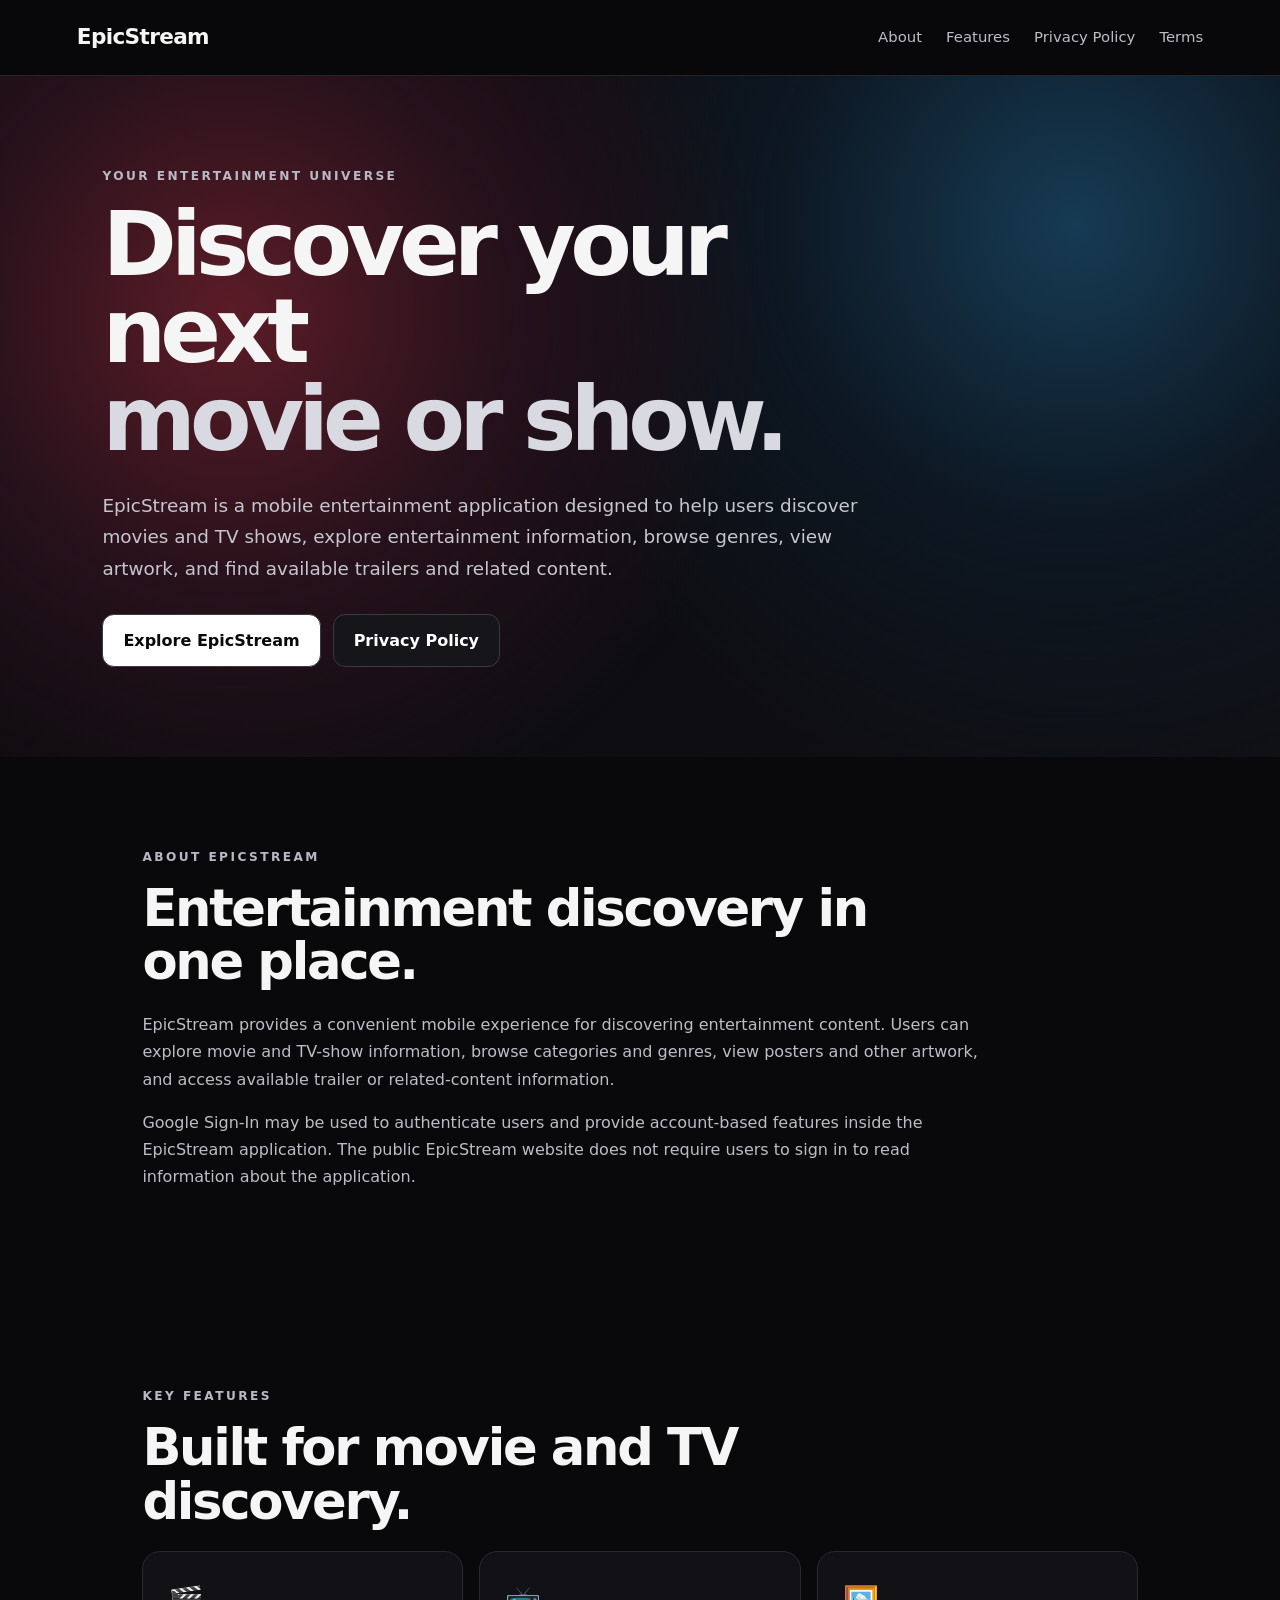
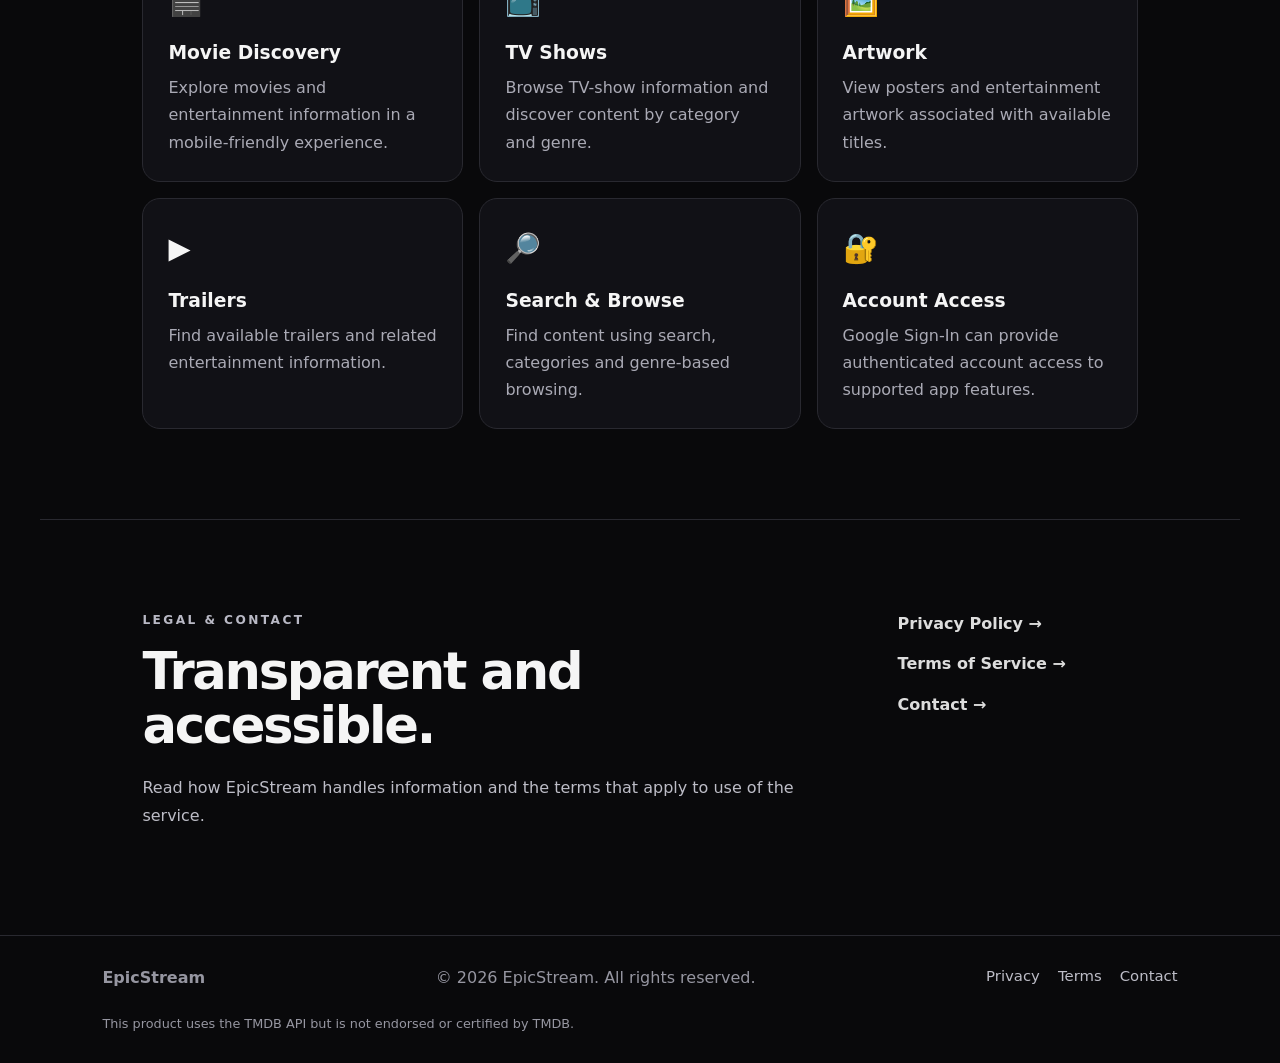
<file: index.html>
<!DOCTYPE html>
<html lang="en">
<head>
  <meta charset="UTF-8">
  <meta name="viewport" content="width=device-width, initial-scale=1.0">

  <meta
    name="description"
    content="EpicStream is a mobile entertainment application for discovering movies and TV shows, exploring entertainment information, and finding trailers and related content."
  >

  <meta name="theme-color" content="#09090b">

  <title>EpicStream — Your Entertainment Universe</title>

  <link rel="stylesheet" href="assets/style.css">
</head>

<body>

  <header class="nav">
    <a class="brand" href="./">EpicStream</a>

    <nav>
      <a href="#about">About</a>
      <a href="#features">Features</a>
      <a href="privacy-policy.html">Privacy Policy</a>
      <a href="terms-of-service.html">Terms</a>
    </nav>
  </header>


  <main>

    <!-- HERO SECTION -->
    <section class="hero">
      <div class="hero-content">

        <p class="eyebrow">YOUR ENTERTAINMENT UNIVERSE</p>

        <h1>
          Discover your next<br>
          <span>movie or show.</span>
        </h1>

        <p class="lead">
          EpicStream is a mobile entertainment application designed to help
          users discover movies and TV shows, explore entertainment information,
          browse genres, view artwork, and find available trailers and related content.
        </p>

        <div class="buttons">
          <a class="button primary" href="#about">
            Explore EpicStream
          </a>

          <a class="button secondary" href="privacy-policy.html">
            Privacy Policy
          </a>
        </div>

      </div>
    </section>


    <!-- ABOUT SECTION -->
    <section id="about" class="section">

      <div class="section-heading">
        <p class="eyebrow">ABOUT EPICSTREAM</p>
        <h2>Entertainment discovery in one place.</h2>
      </div>

      <p class="text">
        EpicStream provides a convenient mobile experience for discovering
        entertainment content. Users can explore movie and TV-show information,
        browse categories and genres, view posters and other artwork, and access
        available trailer or related-content information.
      </p>

      <p class="text">
        Google Sign-In may be used to authenticate users and provide account-based
        features inside the EpicStream application. The public EpicStream website
        does not require users to sign in to read information about the application.
      </p>

    </section>


    <!-- FEATURES SECTION -->
    <section id="features" class="section">

      <div class="section-heading">
        <p class="eyebrow">KEY FEATURES</p>
        <h2>Built for movie and TV discovery.</h2>
      </div>

      <div class="grid">

        <article class="card">
          <span>🎬</span>
          <h3>Movie Discovery</h3>
          <p>
            Explore movies and entertainment information in a mobile-friendly experience.
          </p>
        </article>

        <article class="card">
          <span>📺</span>
          <h3>TV Shows</h3>
          <p>
            Browse TV-show information and discover content by category and genre.
          </p>
        </article>

        <article class="card">
          <span>🖼️</span>
          <h3>Artwork</h3>
          <p>
            View posters and entertainment artwork associated with available titles.
          </p>
        </article>

        <article class="card">
          <span>▶️</span>
          <h3>Trailers</h3>
          <p>
            Find available trailers and related entertainment information.
          </p>
        </article>

        <article class="card">
          <span>🔎</span>
          <h3>Search &amp; Browse</h3>
          <p>
            Find content using search, categories and genre-based browsing.
          </p>
        </article>

        <article class="card">
          <span>🔐</span>
          <h3>Account Access</h3>
          <p>
            Google Sign-In can provide authenticated account access to supported app features.
          </p>
        </article>

      </div>

    </section>


    <!-- LEGAL & CONTACT SECTION -->
    <section class="section legal-summary">

      <div>

        <p class="eyebrow">LEGAL &amp; CONTACT</p>

        <h2>Transparent and accessible.</h2>

        <p class="text">
          Read how EpicStream handles information and the terms that apply to use
          of the service.
        </p>

      </div>

      <div class="legal-links">

        <a href="privacy-policy.html">
          Privacy Policy →
        </a>

        <a href="terms-of-service.html">
          Terms of Service →
        </a>

        <a href="contact.html">
          Contact →
        </a>

      </div>

    </section>

  </main>


  <!-- FOOTER -->
  <footer>

    <div class="footer-inner">

      <strong>EpicStream</strong>

      <span>
        © 2026 EpicStream. All rights reserved.
      </span>

      <div>

        <a href="privacy-policy.html">
          Privacy
        </a>

        <a href="terms-of-service.html">
          Terms
        </a>

        <a href="contact.html">
          Contact
        </a>

      </div>

    </div>

    <p class="tmdb-note">
      This product uses the TMDB API but is not endorsed or certified by TMDB.
    </p>

  </footer>

</body>
</html>
</file>
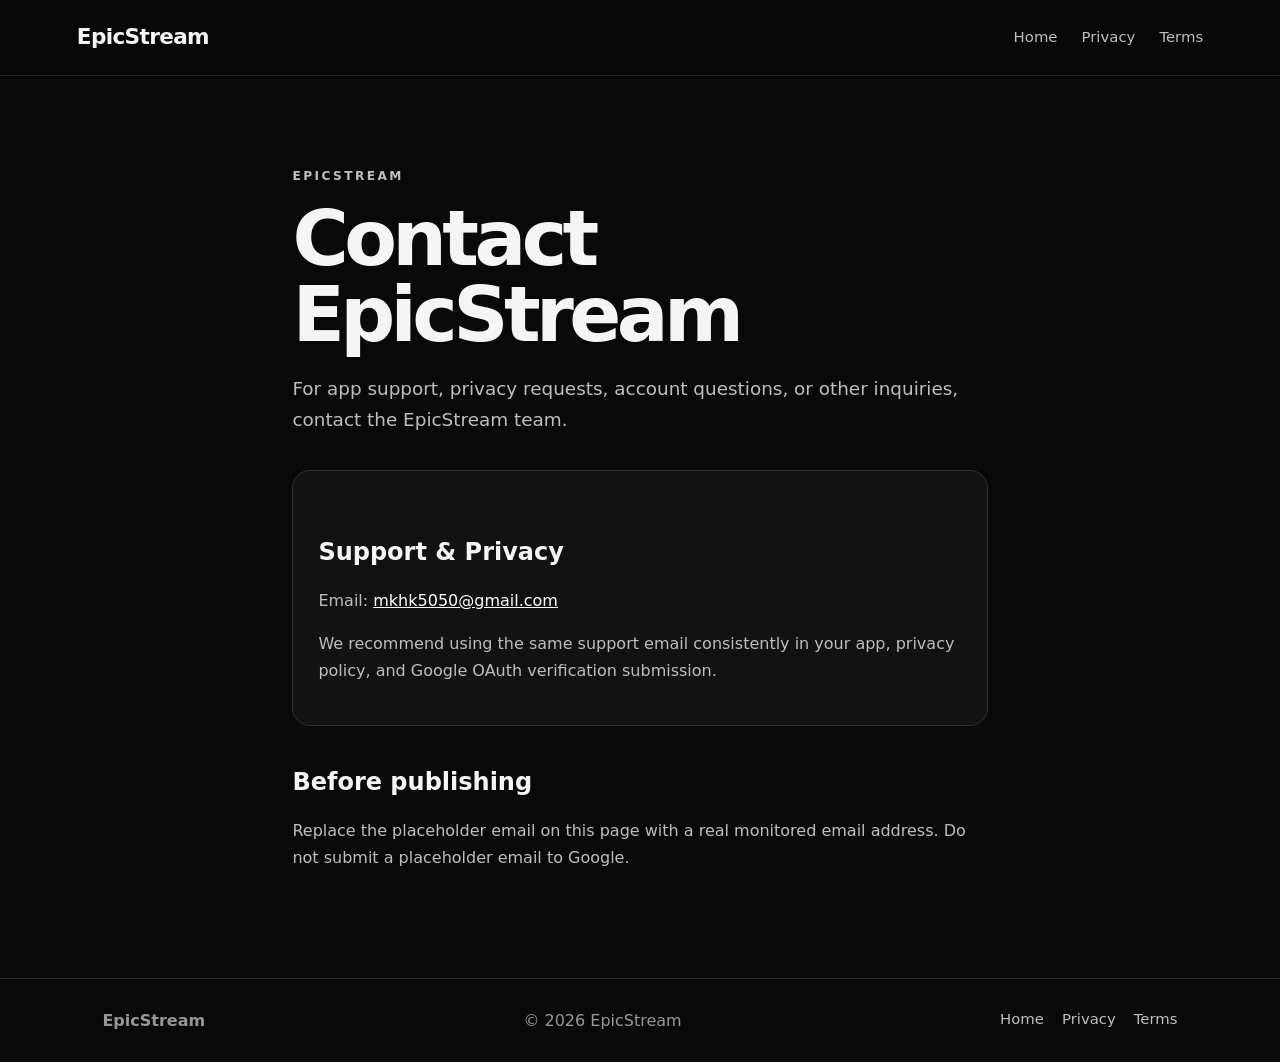
<file: contact.html>
<!DOCTYPE html>
<html lang="en">
<head>
  <meta charset="UTF-8">
  <meta name="viewport" content="width=device-width, initial-scale=1.0">
  <meta name="description" content="Contact EpicStream">
  <title>Contact — EpicStream</title>
  <link rel="stylesheet" href="assets/style.css">
</head>
<body>
<header class="nav"><a class="brand" href="./">EpicStream</a><nav><a href="./">Home</a><a href="privacy-policy.html">Privacy</a><a href="terms-of-service.html">Terms</a></nav></header>
<main class="legal-page">
  <p class="eyebrow">EPICSTREAM</p>
  <h1>Contact EpicStream</h1>
  <p class="lead">For app support, privacy requests, account questions, or other inquiries, contact the EpicStream team.</p>

  <div class="contact-box">
    <h2>Support & Privacy</h2>
    <!-- IMPORTANT: Replace the email below with your real support/privacy email. -->
    <p>Email: <a href="mailto:YOUR_REAL_SUPPORT_EMAIL@example.com">mkhk5050@gmail.com</a></p>
    <p>We recommend using the same support email consistently in your app, privacy policy, and Google OAuth verification submission.</p>
  </div>

  <h2>Before publishing</h2>
  <p>Replace the placeholder email on this page with a real monitored email address. Do not submit a placeholder email to Google.</p>
</main>
<footer><div class="footer-inner"><strong>EpicStream</strong><span>© 2026 EpicStream</span><div><a href="./">Home</a><a href="privacy-policy.html">Privacy</a><a href="terms-of-service.html">Terms</a></div></div></footer>
</body>
</html>
</file>
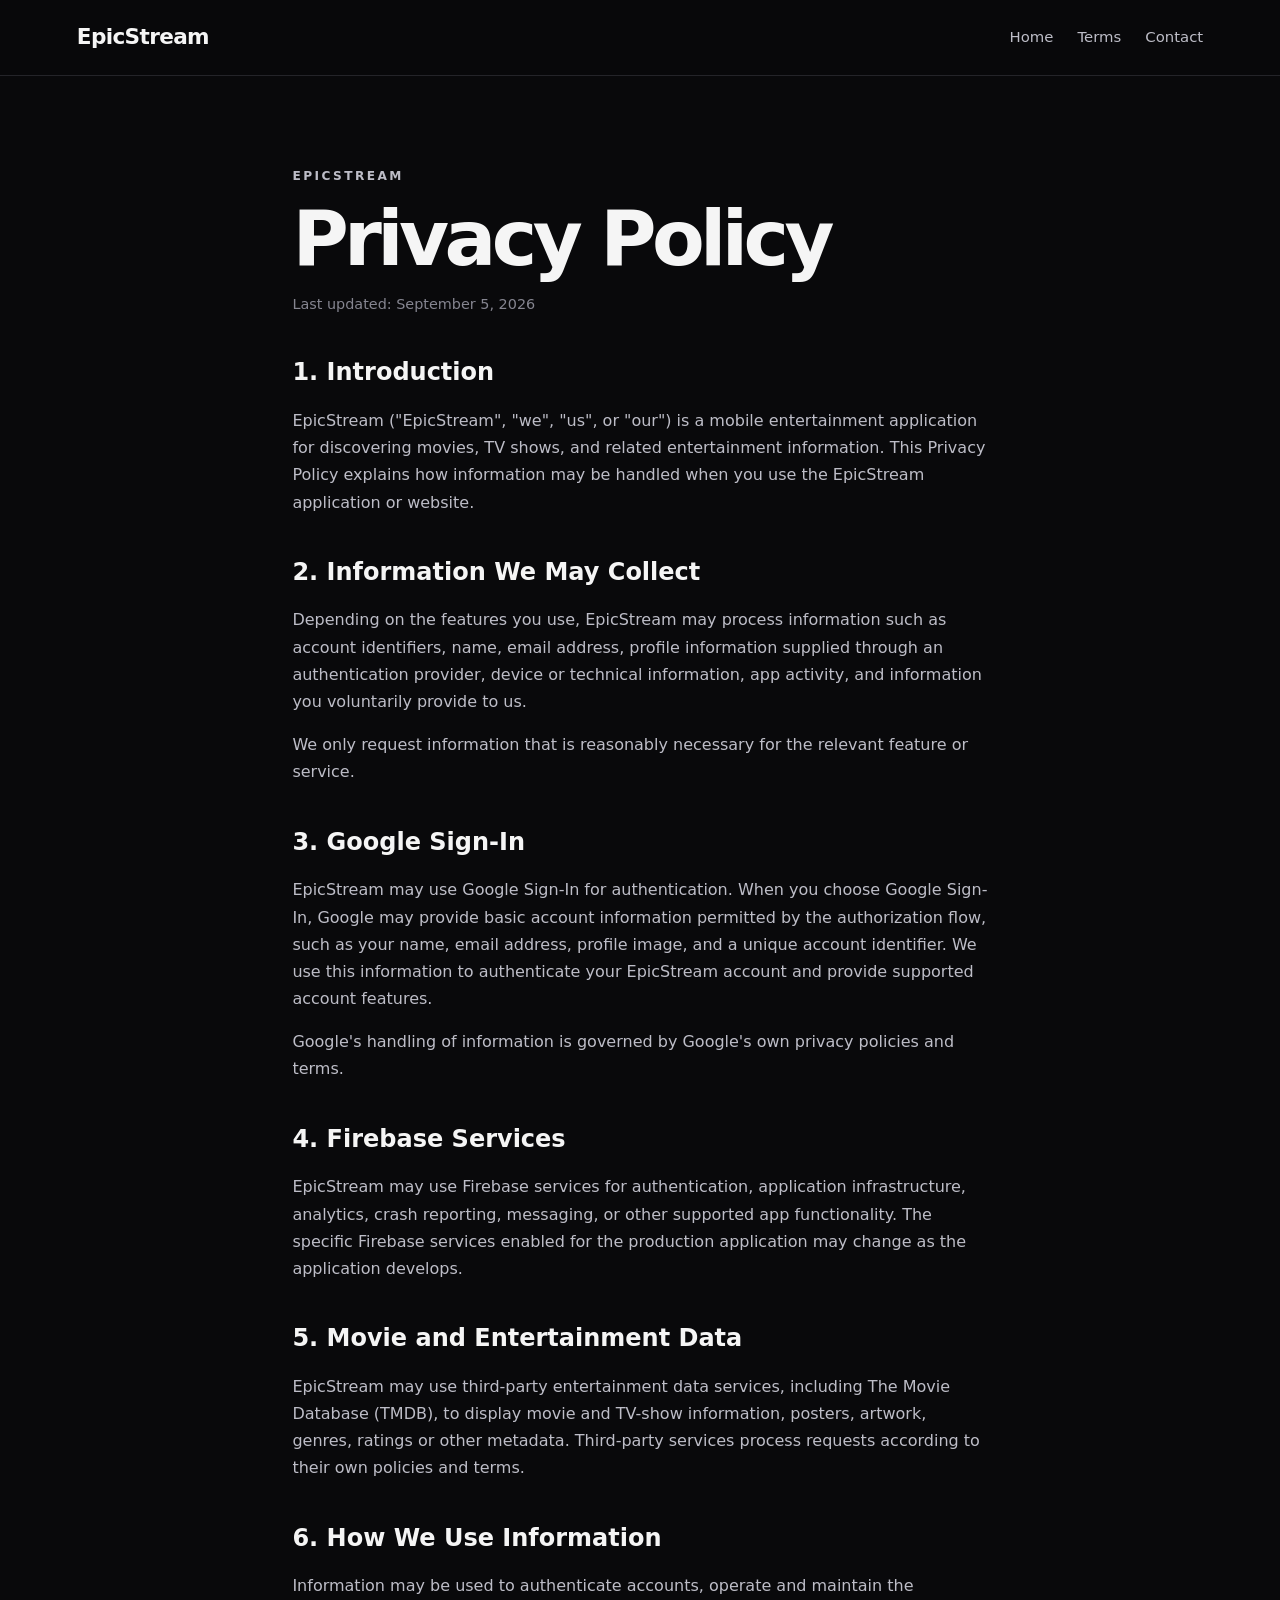
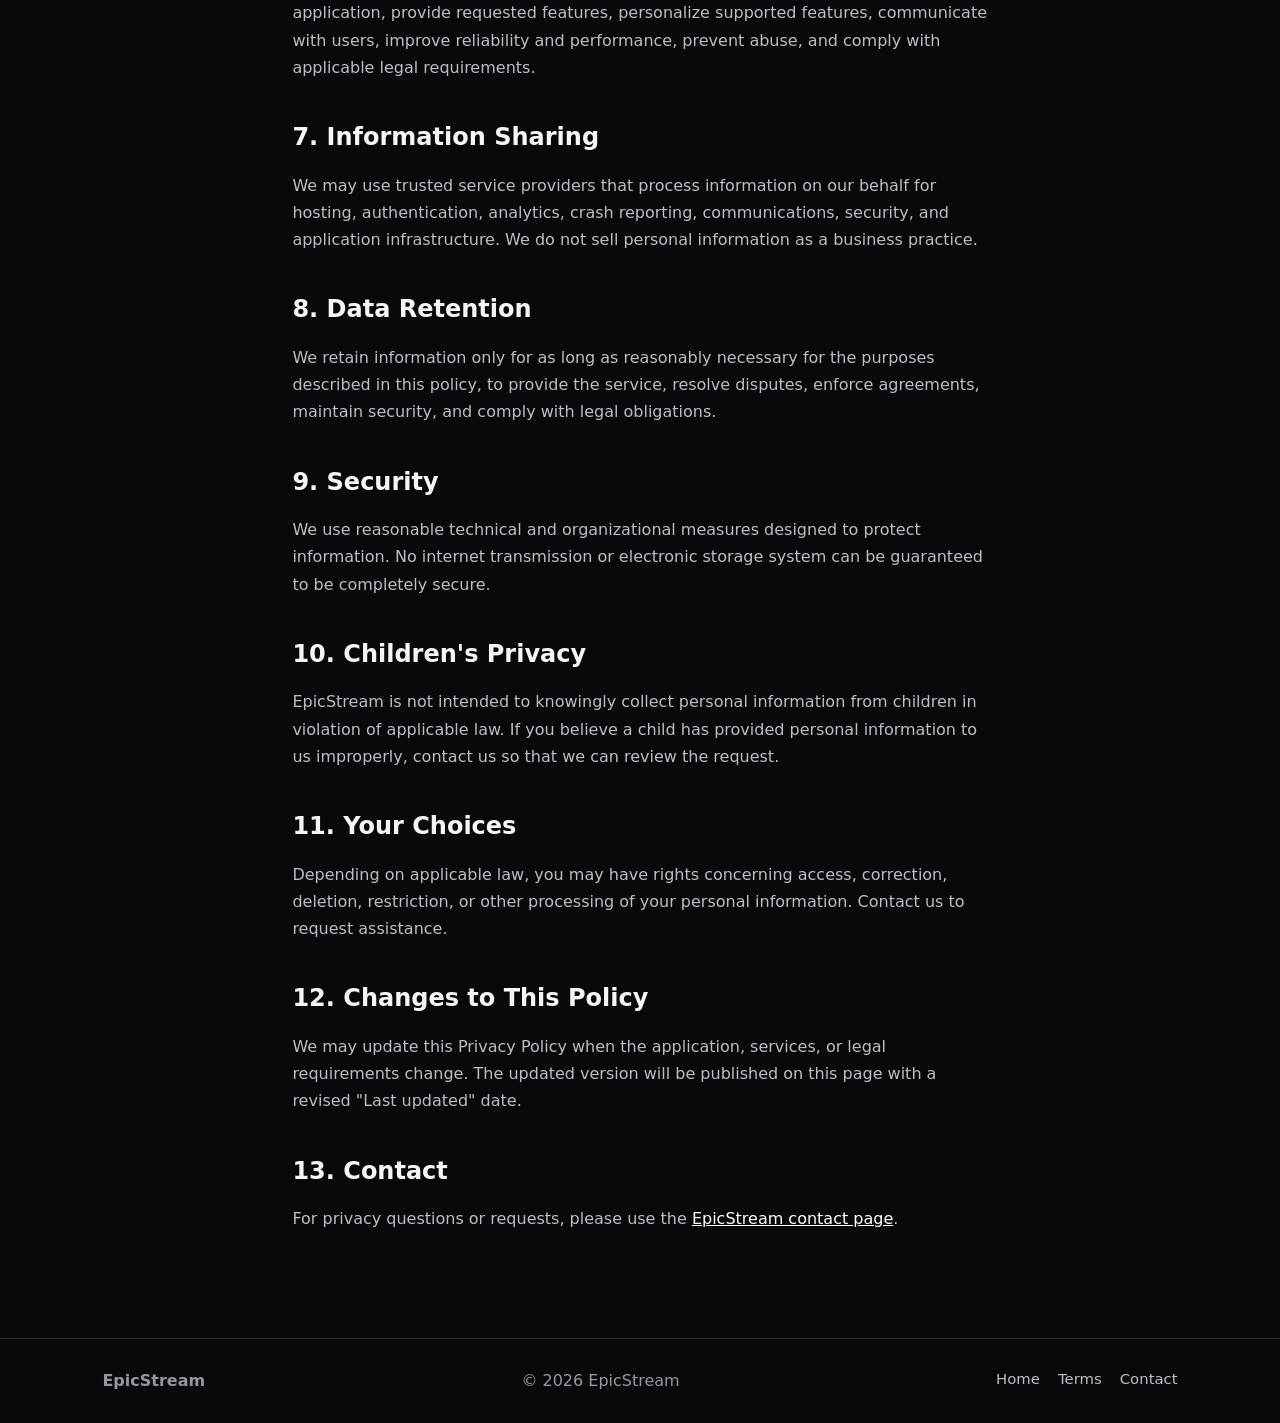
<file: privacy-policy.html>
<!DOCTYPE html>
<html lang="en">
<head>
  <meta charset="UTF-8">
  <meta name="viewport" content="width=device-width, initial-scale=1.0">
  <meta name="description" content="EpicStream Privacy Policy">
  <title>Privacy Policy — EpicStream</title>
  <link rel="stylesheet" href="assets/style.css">
</head>
<body>
<header class="nav"><a class="brand" href="./">EpicStream</a><nav><a href="./">Home</a><a href="terms-of-service.html">Terms</a><a href="contact.html">Contact</a></nav></header>
<main class="legal-page">
  <p class="eyebrow">EPICSTREAM</p>
  <h1>Privacy Policy</h1>
  <p class="updated">Last updated: September 5, 2026</p>

  <h2>1. Introduction</h2>
  <p>EpicStream ("EpicStream", "we", "us", or "our") is a mobile entertainment application for discovering movies, TV shows, and related entertainment information. This Privacy Policy explains how information may be handled when you use the EpicStream application or website.</p>

  <h2>2. Information We May Collect</h2>
  <p>Depending on the features you use, EpicStream may process information such as account identifiers, name, email address, profile information supplied through an authentication provider, device or technical information, app activity, and information you voluntarily provide to us.</p>
  <p>We only request information that is reasonably necessary for the relevant feature or service.</p>

  <h2>3. Google Sign-In</h2>
  <p>EpicStream may use Google Sign-In for authentication. When you choose Google Sign-In, Google may provide basic account information permitted by the authorization flow, such as your name, email address, profile image, and a unique account identifier. We use this information to authenticate your EpicStream account and provide supported account features.</p>
  <p>Google's handling of information is governed by Google's own privacy policies and terms.</p>

  <h2>4. Firebase Services</h2>
  <p>EpicStream may use Firebase services for authentication, application infrastructure, analytics, crash reporting, messaging, or other supported app functionality. The specific Firebase services enabled for the production application may change as the application develops.</p>

  <h2>5. Movie and Entertainment Data</h2>
  <p>EpicStream may use third-party entertainment data services, including The Movie Database (TMDB), to display movie and TV-show information, posters, artwork, genres, ratings or other metadata. Third-party services process requests according to their own policies and terms.</p>

  <h2>6. How We Use Information</h2>
  <p>Information may be used to authenticate accounts, operate and maintain the application, provide requested features, personalize supported features, communicate with users, improve reliability and performance, prevent abuse, and comply with applicable legal requirements.</p>

  <h2>7. Information Sharing</h2>
  <p>We may use trusted service providers that process information on our behalf for hosting, authentication, analytics, crash reporting, communications, security, and application infrastructure. We do not sell personal information as a business practice.</p>

  <h2>8. Data Retention</h2>
  <p>We retain information only for as long as reasonably necessary for the purposes described in this policy, to provide the service, resolve disputes, enforce agreements, maintain security, and comply with legal obligations.</p>

  <h2>9. Security</h2>
  <p>We use reasonable technical and organizational measures designed to protect information. No internet transmission or electronic storage system can be guaranteed to be completely secure.</p>

  <h2>10. Children's Privacy</h2>
  <p>EpicStream is not intended to knowingly collect personal information from children in violation of applicable law. If you believe a child has provided personal information to us improperly, contact us so that we can review the request.</p>

  <h2>11. Your Choices</h2>
  <p>Depending on applicable law, you may have rights concerning access, correction, deletion, restriction, or other processing of your personal information. Contact us to request assistance.</p>

  <h2>12. Changes to This Policy</h2>
  <p>We may update this Privacy Policy when the application, services, or legal requirements change. The updated version will be published on this page with a revised "Last updated" date.</p>

  <h2>13. Contact</h2>
  <p>For privacy questions or requests, please use the <a href="contact.html">EpicStream contact page</a>.</p>
</main>
<footer><div class="footer-inner"><strong>EpicStream</strong><span>© 2026 EpicStream</span><div><a href="./">Home</a><a href="terms-of-service.html">Terms</a><a href="contact.html">Contact</a></div></div></footer>
</body>
</html>
</file>
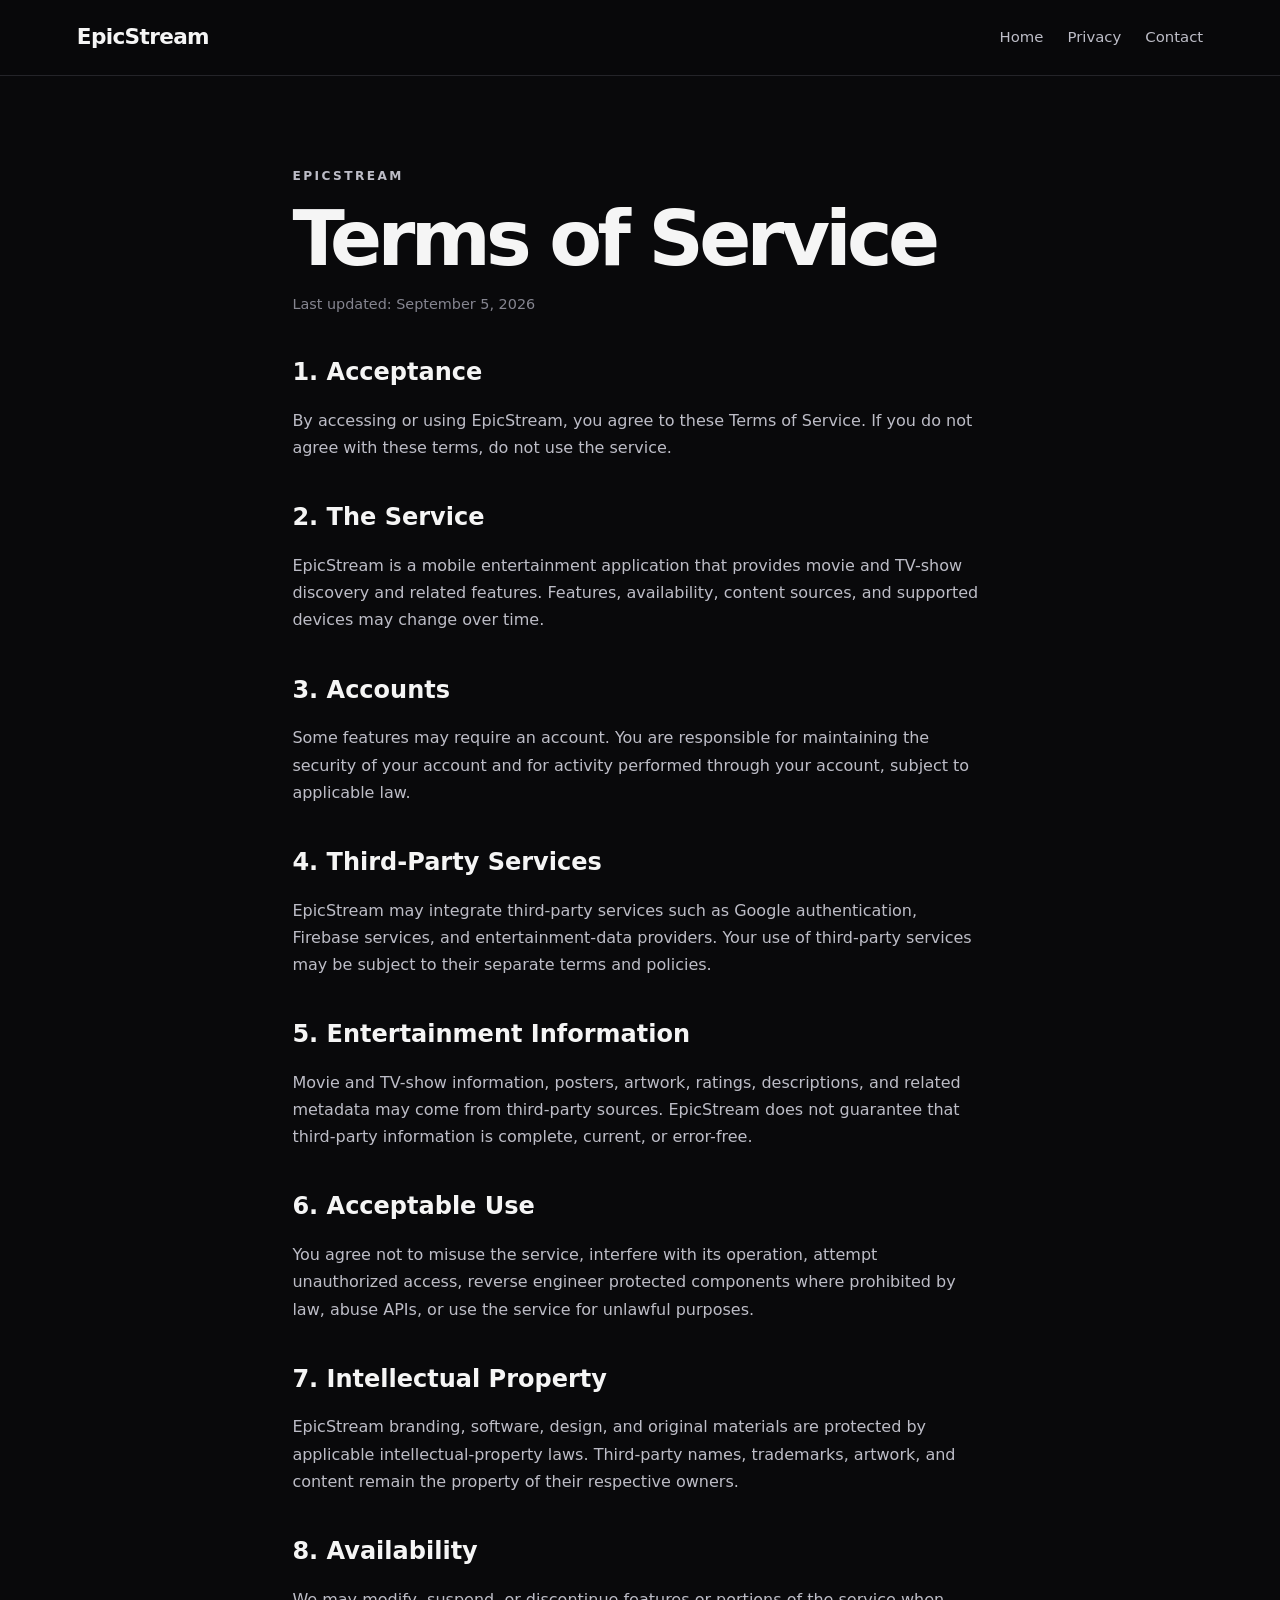
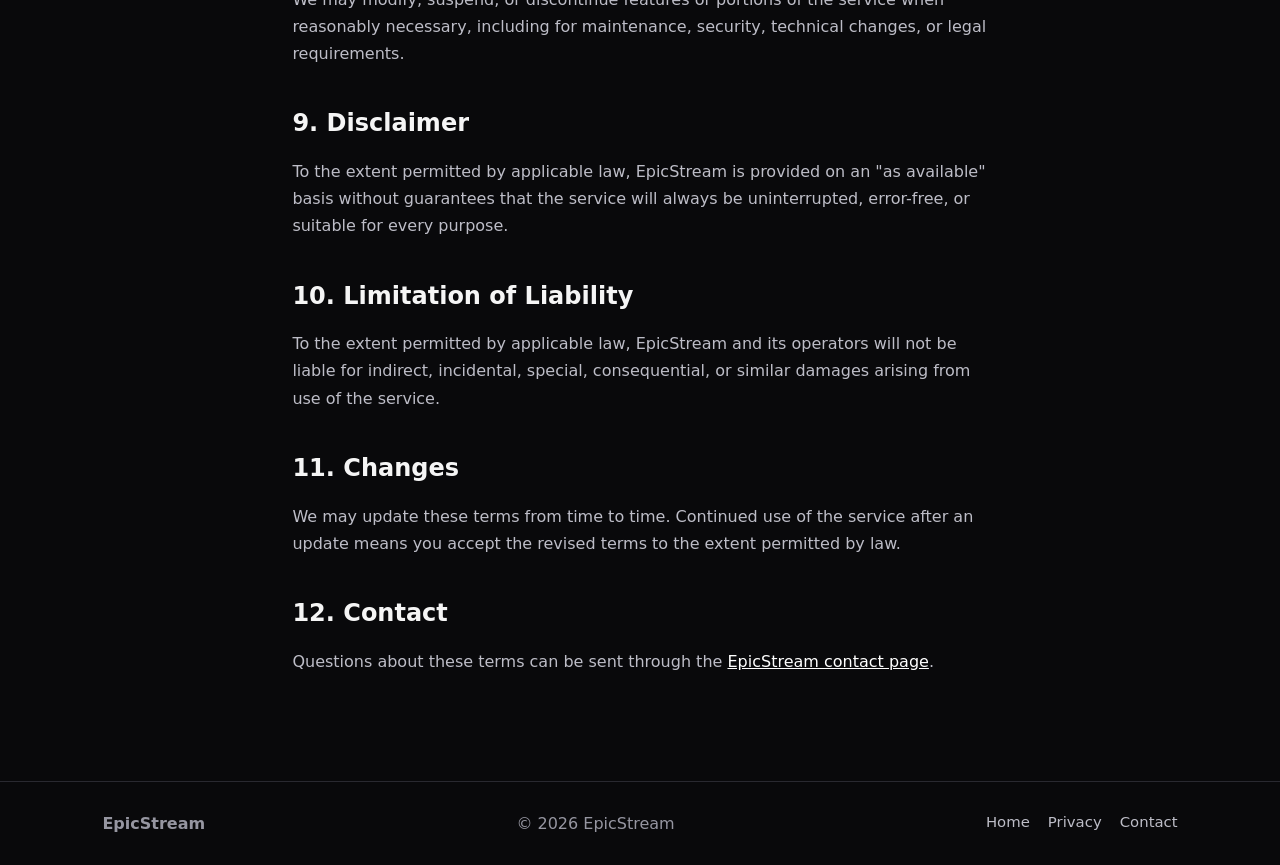
<file: terms-of-service.html>
<!DOCTYPE html>
<html lang="en">
<head>
  <meta charset="UTF-8">
  <meta name="viewport" content="width=device-width, initial-scale=1.0">
  <meta name="description" content="EpicStream Terms of Service">
  <title>Terms of Service — EpicStream</title>
  <link rel="stylesheet" href="assets/style.css">
</head>
<body>
<header class="nav"><a class="brand" href="./">EpicStream</a><nav><a href="./">Home</a><a href="privacy-policy.html">Privacy</a><a href="contact.html">Contact</a></nav></header>
<main class="legal-page">
  <p class="eyebrow">EPICSTREAM</p>
  <h1>Terms of Service</h1>
  <p class="updated">Last updated: September 5, 2026</p>

  <h2>1. Acceptance</h2>
  <p>By accessing or using EpicStream, you agree to these Terms of Service. If you do not agree with these terms, do not use the service.</p>

  <h2>2. The Service</h2>
  <p>EpicStream is a mobile entertainment application that provides movie and TV-show discovery and related features. Features, availability, content sources, and supported devices may change over time.</p>

  <h2>3. Accounts</h2>
  <p>Some features may require an account. You are responsible for maintaining the security of your account and for activity performed through your account, subject to applicable law.</p>

  <h2>4. Third-Party Services</h2>
  <p>EpicStream may integrate third-party services such as Google authentication, Firebase services, and entertainment-data providers. Your use of third-party services may be subject to their separate terms and policies.</p>

  <h2>5. Entertainment Information</h2>
  <p>Movie and TV-show information, posters, artwork, ratings, descriptions, and related metadata may come from third-party sources. EpicStream does not guarantee that third-party information is complete, current, or error-free.</p>

  <h2>6. Acceptable Use</h2>
  <p>You agree not to misuse the service, interfere with its operation, attempt unauthorized access, reverse engineer protected components where prohibited by law, abuse APIs, or use the service for unlawful purposes.</p>

  <h2>7. Intellectual Property</h2>
  <p>EpicStream branding, software, design, and original materials are protected by applicable intellectual-property laws. Third-party names, trademarks, artwork, and content remain the property of their respective owners.</p>

  <h2>8. Availability</h2>
  <p>We may modify, suspend, or discontinue features or portions of the service when reasonably necessary, including for maintenance, security, technical changes, or legal requirements.</p>

  <h2>9. Disclaimer</h2>
  <p>To the extent permitted by applicable law, EpicStream is provided on an "as available" basis without guarantees that the service will always be uninterrupted, error-free, or suitable for every purpose.</p>

  <h2>10. Limitation of Liability</h2>
  <p>To the extent permitted by applicable law, EpicStream and its operators will not be liable for indirect, incidental, special, consequential, or similar damages arising from use of the service.</p>

  <h2>11. Changes</h2>
  <p>We may update these terms from time to time. Continued use of the service after an update means you accept the revised terms to the extent permitted by law.</p>

  <h2>12. Contact</h2>
  <p>Questions about these terms can be sent through the <a href="contact.html">EpicStream contact page</a>.</p>
</main>
<footer><div class="footer-inner"><strong>EpicStream</strong><span>© 2026 EpicStream</span><div><a href="./">Home</a><a href="privacy-policy.html">Privacy</a><a href="contact.html">Contact</a></div></div></footer>
</body>
</html>
</file>
<file: assets/style.css>
*{box-sizing:border-box}html{scroll-behavior:smooth}body{margin:0;font-family:Inter,ui-sans-serif,system-ui,-apple-system,BlinkMacSystemFont,"Segoe UI",sans-serif;background:#09090b;color:#f5f5f5;line-height:1.7}a{color:inherit}.nav{height:76px;display:flex;align-items:center;justify-content:space-between;padding:0 6%;border-bottom:1px solid #242429;background:rgba(9,9,11,.94);position:sticky;top:0;z-index:10;backdrop-filter:blur(14px)}.brand{font-size:1.35rem;font-weight:800;text-decoration:none;letter-spacing:-.03em}.nav nav{display:flex;gap:24px}.nav nav a,.footer-inner a{color:#bdbdc7;text-decoration:none;font-size:.93rem}.nav nav a:hover,.footer-inner a:hover,.legal-links a:hover{color:#fff}.hero{min-height:620px;display:flex;align-items:center;padding:90px 8%;background:radial-gradient(circle at 18% 35%,#5b1c27 0,#26111b 24%,transparent 47%),radial-gradient(circle at 84% 22%,#163b54 0,#0d1722 25%,transparent 48%),linear-gradient(135deg,#09090b,#101015)}.hero-content{max-width:780px}.eyebrow{font-size:.76rem;letter-spacing:.2em;font-weight:800;color:#b9b9c5;margin:0 0 14px}.hero h1{font-size:clamp(3rem,7vw,6.5rem);line-height:.98;letter-spacing:-.065em;margin:0 0 26px}.hero h1 span{color:#d9d9e2}.lead{font-size:1.15rem;color:#c6c6cf;max-width:760px}.buttons{display:flex;gap:12px;flex-wrap:wrap;margin-top:30px}.button{display:inline-block;padding:12px 20px;border-radius:12px;text-decoration:none;font-weight:750;border:1px solid #3a3a42}.primary{background:#fff;color:#09090b}.secondary{background:#15151a;color:#fff}.section{padding:90px 8%;max-width:1200px;margin:auto}.section-heading{max-width:750px}.section h2{font-size:clamp(2rem,4vw,3.5rem);line-height:1.05;letter-spacing:-.045em;margin:0 0 22px}.text{color:#bdbdc7;max-width:850px}.grid{display:grid;grid-template-columns:repeat(3,1fr);gap:16px}.card{padding:25px;border:1px solid #292930;background:#111116;border-radius:18px}.card span{font-size:1.8rem}.card h3{margin:12px 0 5px}.card p{margin:0;color:#aaaab5}.legal-summary{border-top:1px solid #292930;display:flex;justify-content:space-between;gap:40px}.legal-links{display:flex;flex-direction:column;gap:13px;min-width:240px}.legal-links a{color:#ddd;text-decoration:none;font-weight:700}footer{border-top:1px solid #292930;padding:28px 8%;color:#9696a1}.footer-inner{display:flex;justify-content:space-between;gap:20px;flex-wrap:wrap}.footer-inner div{display:flex;gap:18px}.tmdb-note{font-size:.8rem;margin:22px 0 0}.legal-page{max-width:900px;margin:auto;padding:90px 8%}.legal-page h1{font-size:clamp(2.7rem,6vw,5rem);line-height:1;letter-spacing:-.06em;margin:0 0 12px}.legal-page h2{margin-top:42px;line-height:1.2}.legal-page p{color:#bdbdc7}.updated{font-size:.9rem;color:#858590!important}.legal-page a{color:#fff}.contact-box{padding:25px;border:1px solid #303038;border-radius:18px;background:#111116;margin-top:35px}.not-found{min-height:100vh;display:grid;place-content:center;padding:30px;text-align:center}.not-found h1{font-size:4rem;line-height:1;margin:10px 0}.not-found .button{justify-self:center;margin-top:20px}@media(max-width:800px){.nav{height:auto;min-height:68px;padding:15px 5%;align-items:flex-start}.nav nav{display:none}.hero{padding:75px 6%;min-height:600px}.section{padding:65px 6%}.grid{grid-template-columns:1fr}.legal-summary{display:block}.legal-links{margin-top:28px}.legal-page{padding:65px 6%}.footer-inner{display:block}.footer-inner div{margin-top:12px}}
</file>
